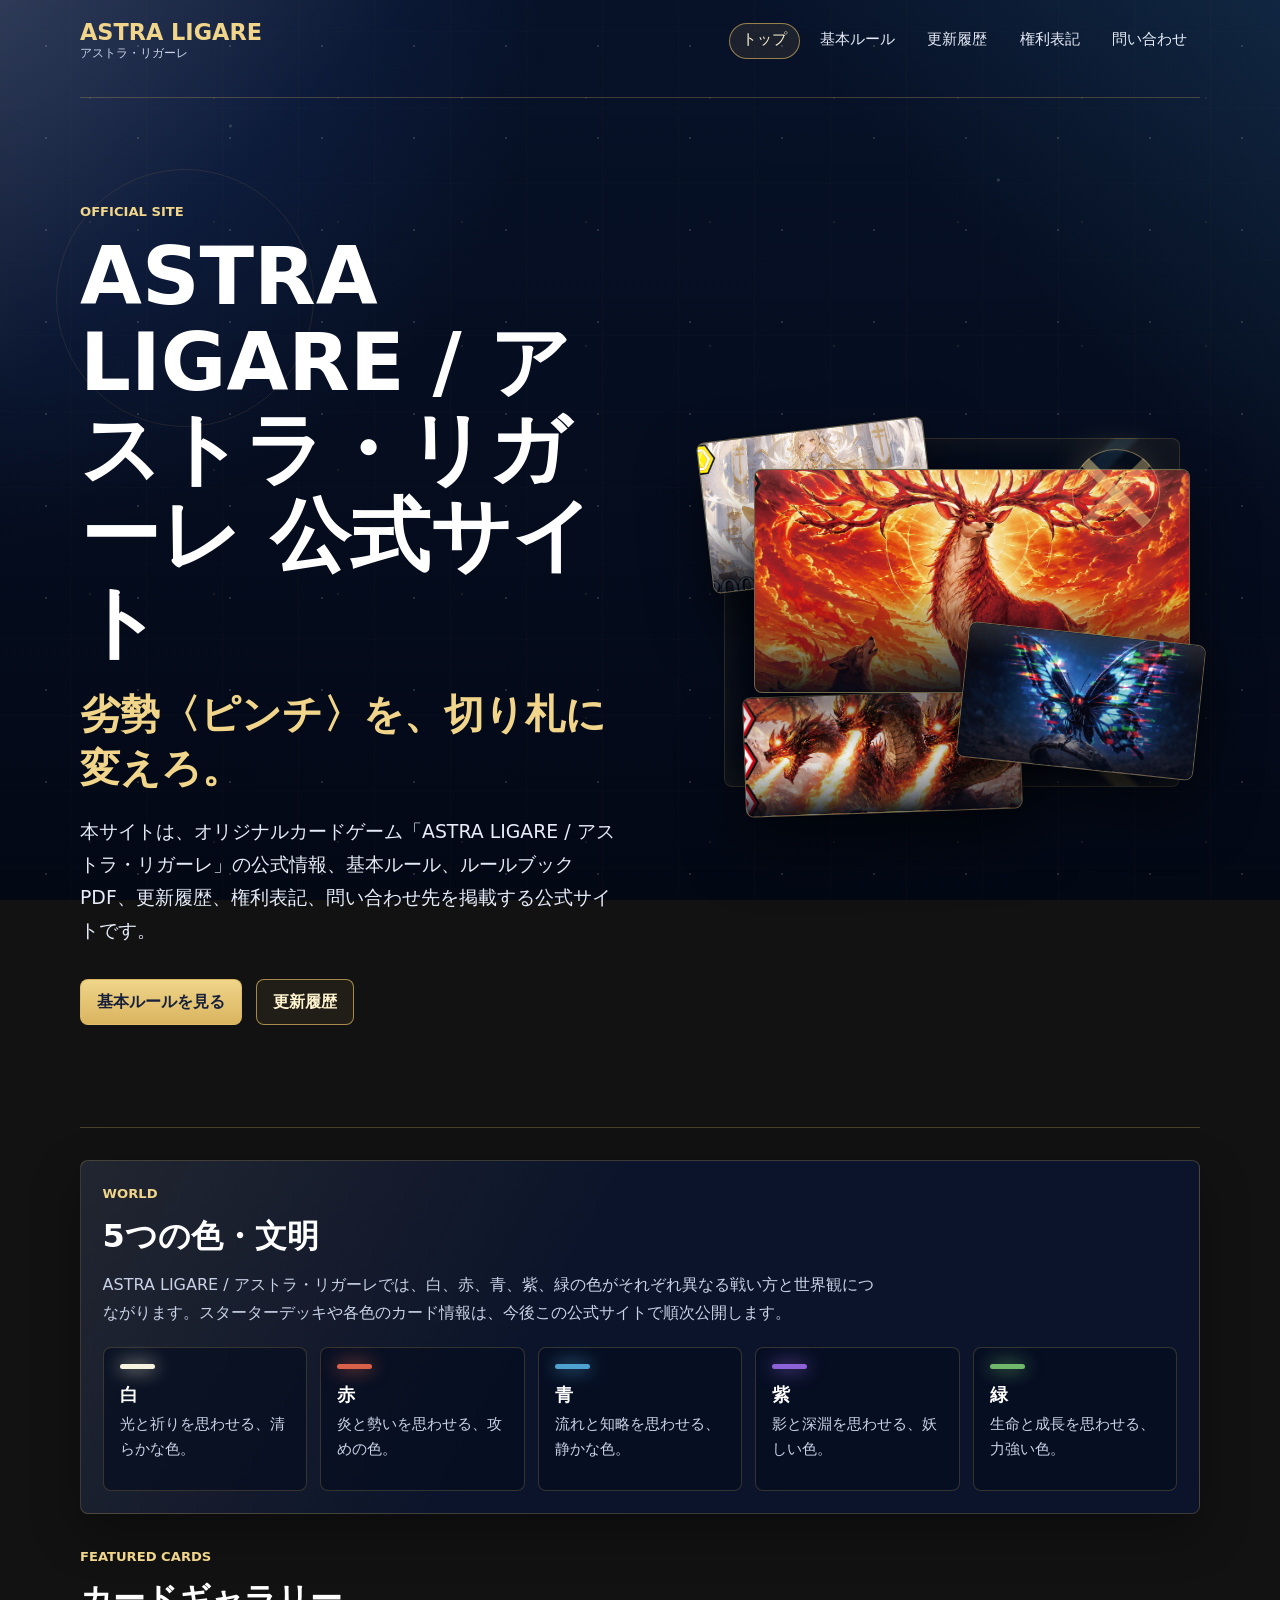
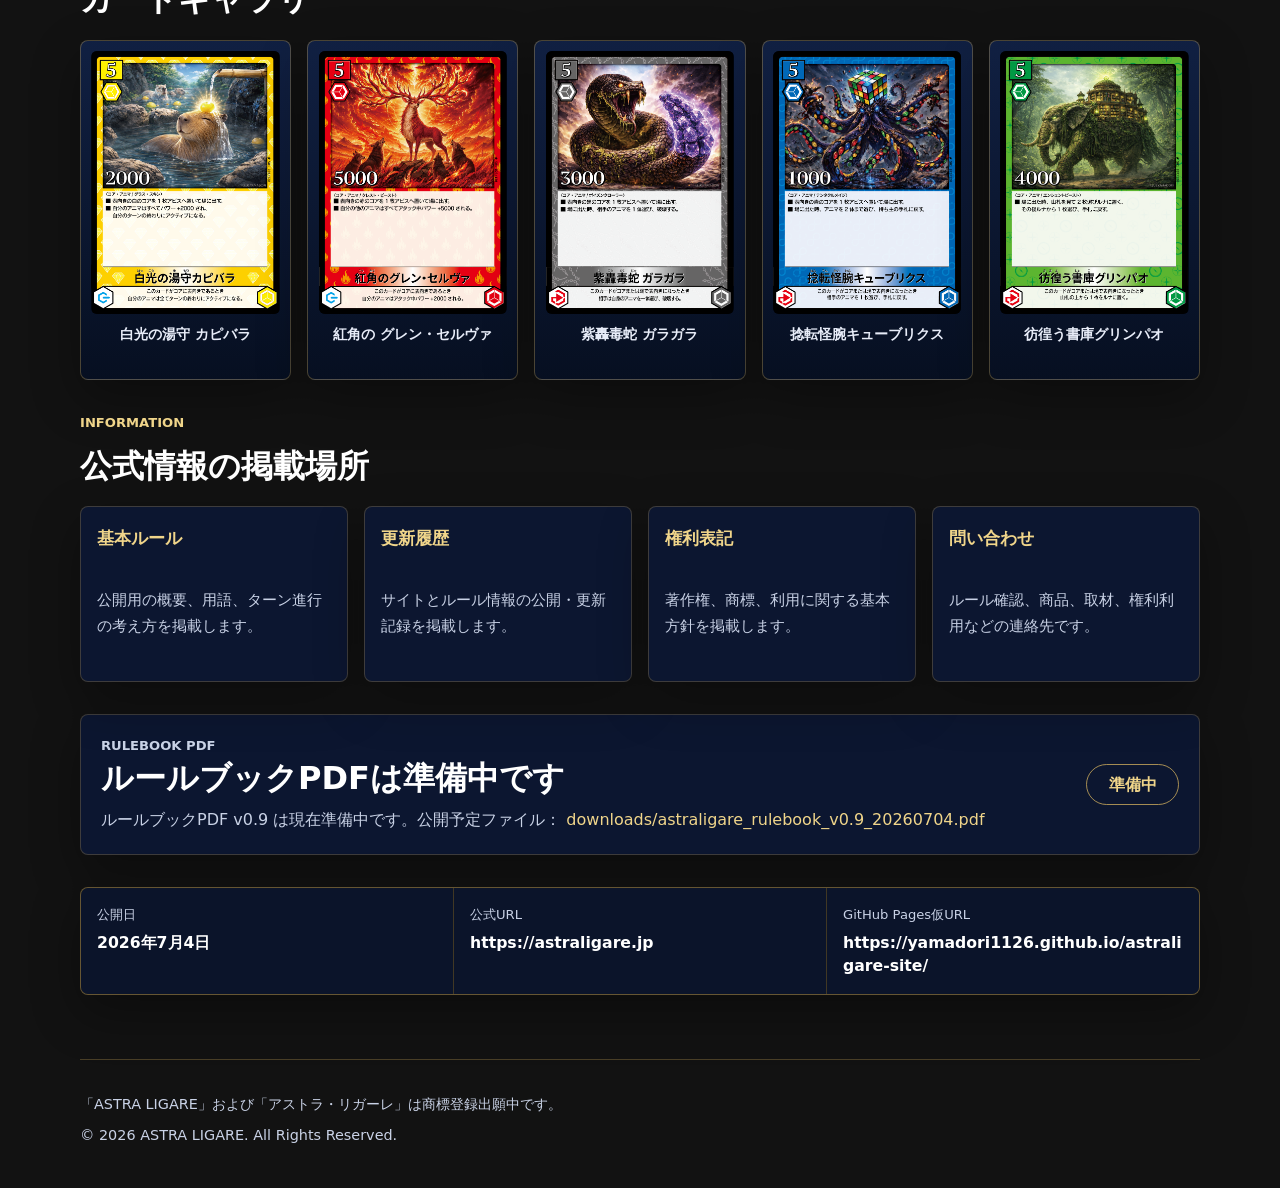
<file: index.html>
<!doctype html>
<html lang="ja">
<head>
  <meta charset="utf-8">
  <meta name="viewport" content="width=device-width, initial-scale=1">
  <title>ASTRA LIGARE / アストラ・リガーレ 公式サイト</title>
  <meta name="description" content="オリジナルカードゲーム ASTRA LIGARE / アストラ・リガーレの公式情報、基本ルール、更新履歴、権利表記、問い合わせ先を掲載する公式サイトです。">
  <link rel="canonical" href="https://astraligare.jp/">
  <link rel="stylesheet" href="assets/style.css">
</head>
<body>
  <header class="site-header">
    <a class="text-logo" href="index.html" aria-label="ASTRA LIGARE 公式サイト トップへ">
      <span class="logo-main">ASTRA LIGARE</span>
      <span class="logo-sub">アストラ・リガーレ</span>
    </a>
    <nav class="site-nav" aria-label="主要ナビゲーション">
      <a href="index.html" aria-current="page">トップ</a>
      <a href="rules.html">基本ルール</a>
      <a href="updates.html">更新履歴</a>
      <a href="rights.html">権利表記</a>
      <a href="contact.html">問い合わせ</a>
    </nav>
  </header>

  <main>
    <section class="hero">
      <div class="hero-copy">
        <p class="eyebrow">Official Site</p>
        <h1>ASTRA LIGARE / アストラ・リガーレ 公式サイト</h1>
        <p class="catch">劣勢〈ピンチ〉を、切り札に変えろ。</p>
        <p class="lead">
          本サイトは、オリジナルカードゲーム「ASTRA LIGARE / アストラ・リガーレ」の公式情報、基本ルール、ルールブックPDF、更新履歴、権利表記、問い合わせ先を掲載する公式サイトです。
        </p>
        <div class="hero-actions" aria-label="主要ページへのリンク">
          <a class="button primary" href="rules.html">基本ルールを見る</a>
          <a class="button" href="updates.html">更新履歴</a>
        </div>
      </div>
      <div class="hero-visual" aria-label="ASTRA LIGARE のカードビジュアル">
        <div class="hero-art-collage">
          <figure class="hero-art-tile art-main">
            <img src="assets/cards/002_glencerva.png" width="1494" height="2081" alt="紅角の グレン・セルヴァのカードイラスト">
          </figure>
          <figure class="hero-art-tile art-left">
            <img src="assets/cards/006_filia.png" width="1494" height="2080" alt="天祈の白姫 フィリアのカードイラスト">
          </figure>
          <figure class="hero-art-tile art-right">
            <img src="assets/cards/016_glitch_morphon.png" width="1490" height="2080" alt="錯像の幻蝶 グリッチ・モルフォンのカードイラスト">
          </figure>
          <figure class="hero-art-tile art-bottom">
            <img src="assets/cards/015_grantrival.png" width="1494" height="2080" alt="焔滅竜グラントリヴァルのカードイラスト">
          </figure>
          <span class="hero-sigil" aria-hidden="true"></span>
        </div>
      </div>
    </section>

    <section class="civilization-band" aria-labelledby="civilizations-title">
      <div class="section-heading">
        <p class="eyebrow">World</p>
        <h2 id="civilizations-title">5つの色・文明</h2>
      </div>
      <p class="section-lead">
        ASTRA LIGARE / アストラ・リガーレでは、白、赤、青、紫、緑の色がそれぞれ異なる戦い方と世界観につながります。スターターデッキや各色のカード情報は、今後この公式サイトで順次公開します。
      </p>
      <div class="civilization-grid" aria-label="5つの色・文明">
        <article class="civilization-item color-white">
          <span class="color-mark" aria-hidden="true"></span>
          <h3>白</h3>
          <p>光と祈りを思わせる、清らかな色。</p>
        </article>
        <article class="civilization-item color-red">
          <span class="color-mark" aria-hidden="true"></span>
          <h3>赤</h3>
          <p>炎と勢いを思わせる、攻めの色。</p>
        </article>
        <article class="civilization-item color-blue">
          <span class="color-mark" aria-hidden="true"></span>
          <h3>青</h3>
          <p>流れと知略を思わせる、静かな色。</p>
        </article>
        <article class="civilization-item color-purple">
          <span class="color-mark" aria-hidden="true"></span>
          <h3>紫</h3>
          <p>影と深淵を思わせる、妖しい色。</p>
        </article>
        <article class="civilization-item color-green">
          <span class="color-mark" aria-hidden="true"></span>
          <h3>緑</h3>
          <p>生命と成長を思わせる、力強い色。</p>
        </article>
      </div>
    </section>

    <section class="card-gallery" aria-labelledby="featured-cards-title">
      <div class="section-heading">
        <p class="eyebrow">Featured Cards</p>
        <h2 id="featured-cards-title">カードギャラリー</h2>
      </div>
      <div class="gallery-grid">
        <figure class="card-frame">
          <img src="assets/cards/001_capybara.png" alt="白光の湯守 カピバラ" loading="lazy" decoding="async">
          <figcaption>白光の湯守 カピバラ</figcaption>
        </figure>
        <figure class="card-frame">
          <img src="assets/cards/002_glencerva.png" alt="紅角の グレン・セルヴァ" loading="lazy" decoding="async">
          <figcaption>紅角の グレン・セルヴァ</figcaption>
        </figure>
        <figure class="card-frame">
          <img src="assets/cards/003_garagara.png" alt="紫轟毒蛇 ガラガラ" loading="lazy" decoding="async">
          <figcaption>紫轟毒蛇 ガラガラ</figcaption>
        </figure>
        <figure class="card-frame">
          <img src="assets/cards/004_cubelix.png" alt="捻転怪腕キューブリクス" loading="lazy" decoding="async">
          <figcaption>捻転怪腕キューブリクス</figcaption>
        </figure>
        <figure class="card-frame">
          <img src="assets/cards/005_greenpao.png" alt="彷徨う書庫グリンパオ" loading="lazy" decoding="async">
          <figcaption>彷徨う書庫グリンパオ</figcaption>
        </figure>
      </div>
    </section>

    <section class="content-band">
      <div class="section-heading">
        <p class="eyebrow">Information</p>
        <h2>公式情報の掲載場所</h2>
      </div>
      <div class="link-grid">
        <a class="panel-link" href="rules.html">
          <span class="panel-title">基本ルール</span>
          <span class="panel-text">公開用の概要、用語、ターン進行の考え方を掲載します。</span>
        </a>
        <a class="panel-link" href="updates.html">
          <span class="panel-title">更新履歴</span>
          <span class="panel-text">サイトとルール情報の公開・更新記録を掲載します。</span>
        </a>
        <a class="panel-link" href="rights.html">
          <span class="panel-title">権利表記</span>
          <span class="panel-text">著作権、商標、利用に関する基本方針を掲載します。</span>
        </a>
        <a class="panel-link" href="contact.html">
          <span class="panel-title">問い合わせ</span>
          <span class="panel-text">ルール確認、商品、取材、権利利用などの連絡先です。</span>
        </a>
      </div>
    </section>

    <section class="notice">
      <div>
        <p class="eyebrow">Rulebook PDF</p>
        <h2>ルールブックPDFは準備中です</h2>
        <p>
          ルールブックPDF v0.9 は現在準備中です。公開予定ファイル：
          <a href="downloads/astraligare_rulebook_v0.9_20260704.pdf">downloads/astraligare_rulebook_v0.9_20260704.pdf</a>
        </p>
      </div>
      <span class="status-badge">準備中</span>
    </section>

    <section class="meta-strip" aria-label="公開情報">
      <div>
        <span class="meta-label">公開日</span>
        <strong>2026年7月4日</strong>
      </div>
      <div>
        <span class="meta-label">公式URL</span>
        <strong>https://astraligare.jp</strong>
      </div>
      <div>
        <span class="meta-label">GitHub Pages仮URL</span>
        <strong>https://yamadori1126.github.io/astraligare-site/</strong>
      </div>
    </section>
  </main>

  <footer class="site-footer">
    <p>「ASTRA LIGARE」および「アストラ・リガーレ」は商標登録出願中です。</p>
    <p>&copy; 2026 ASTRA LIGARE. All Rights Reserved.</p>
  </footer>
</body>
</html>
</file>
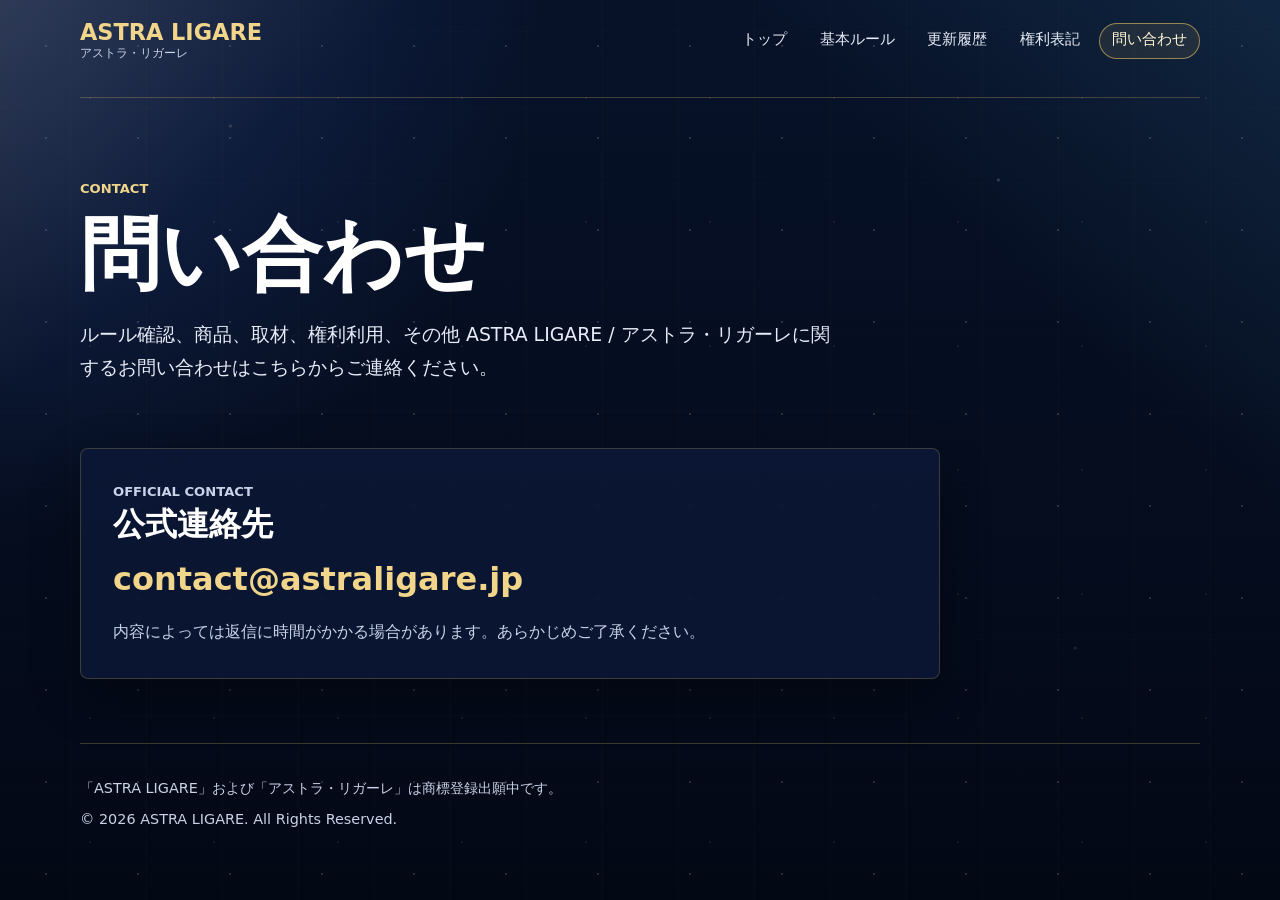
<file: contact.html>
<!doctype html>
<html lang="ja">
<head>
  <meta charset="utf-8">
  <meta name="viewport" content="width=device-width, initial-scale=1">
  <title>問い合わせ | ASTRA LIGARE / アストラ・リガーレ</title>
  <meta name="description" content="ASTRA LIGARE / アストラ・リガーレの問い合わせ先です。">
  <link rel="canonical" href="https://astraligare.jp/contact.html">
  <link rel="stylesheet" href="assets/style.css">
</head>
<body>
  <header class="site-header">
    <a class="text-logo" href="index.html" aria-label="ASTRA LIGARE 公式サイト トップへ">
      <span class="logo-main">ASTRA LIGARE</span>
      <span class="logo-sub">アストラ・リガーレ</span>
    </a>
    <nav class="site-nav" aria-label="主要ナビゲーション">
      <a href="index.html">トップ</a>
      <a href="rules.html">基本ルール</a>
      <a href="updates.html">更新履歴</a>
      <a href="rights.html">権利表記</a>
      <a href="contact.html" aria-current="page">問い合わせ</a>
    </nav>
  </header>

  <main>
    <section class="page-title">
      <p class="eyebrow">Contact</p>
      <h1>問い合わせ</h1>
      <p class="lead">
        ルール確認、商品、取材、権利利用、その他 ASTRA LIGARE / アストラ・リガーレに関するお問い合わせはこちらからご連絡ください。
      </p>
    </section>

    <section class="contact-card">
      <p class="eyebrow">Official Contact</p>
      <h2>公式連絡先</h2>
      <p class="contact-mail">
        <a href="mailto:contact@astraligare.jp">contact@astraligare.jp</a>
      </p>
      <p>
        内容によっては返信に時間がかかる場合があります。あらかじめご了承ください。
      </p>
    </section>
  </main>

  <footer class="site-footer">
    <p>「ASTRA LIGARE」および「アストラ・リガーレ」は商標登録出願中です。</p>
    <p>&copy; 2026 ASTRA LIGARE. All Rights Reserved.</p>
  </footer>
</body>
</html>
</file>
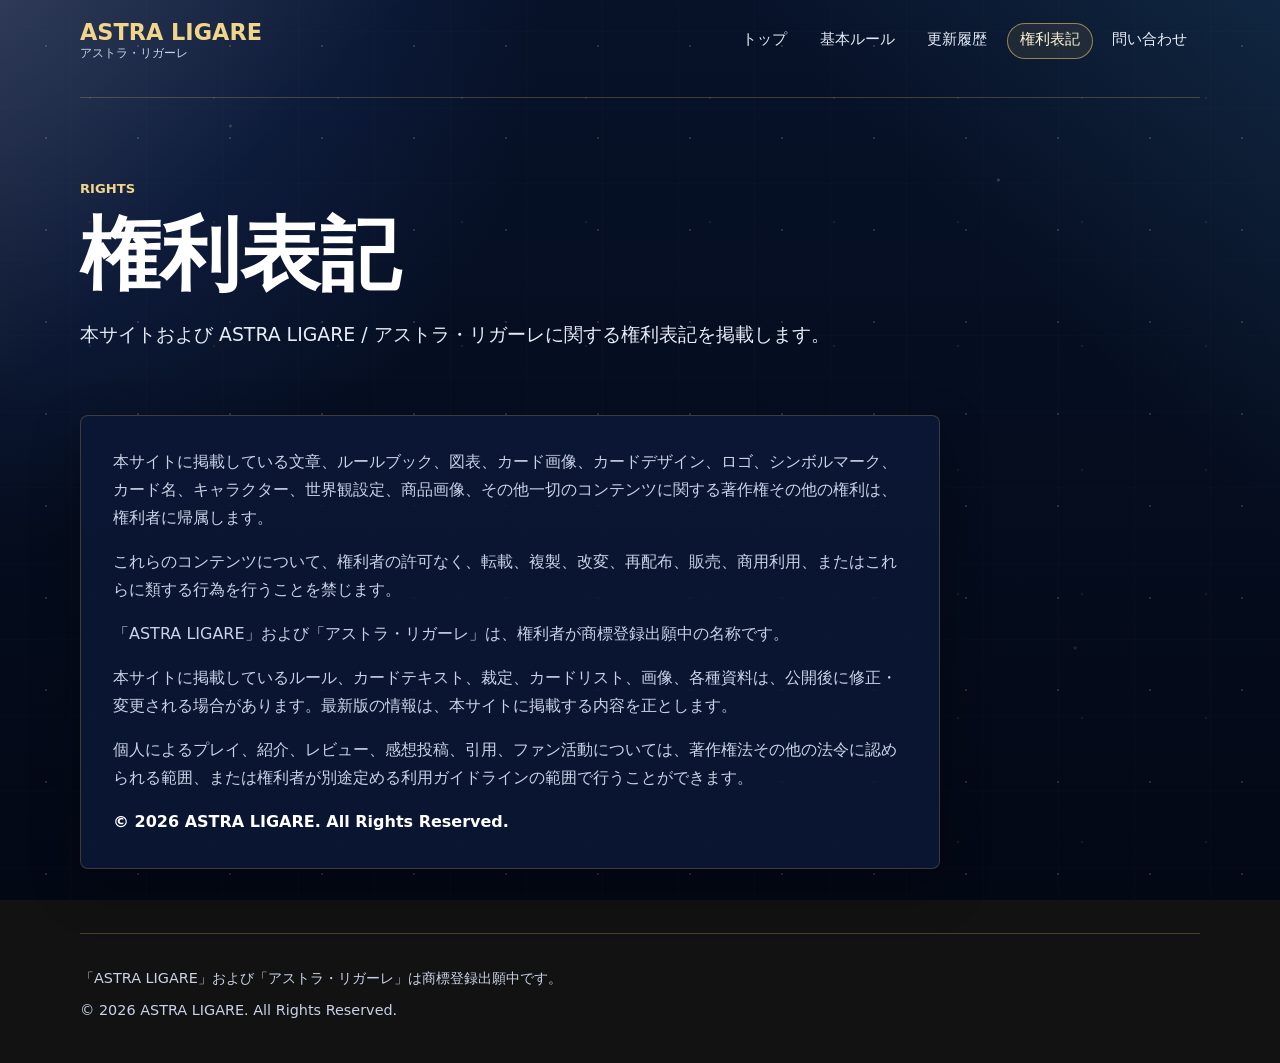
<file: rights.html>
<!doctype html>
<html lang="ja">
<head>
  <meta charset="utf-8">
  <meta name="viewport" content="width=device-width, initial-scale=1">
  <title>権利表記 | ASTRA LIGARE / アストラ・リガーレ</title>
  <meta name="description" content="ASTRA LIGARE / アストラ・リガーレの著作権、商標、利用に関する表記です。">
  <link rel="canonical" href="https://astraligare.jp/rights.html">
  <link rel="stylesheet" href="assets/style.css">
</head>
<body>
  <header class="site-header">
    <a class="text-logo" href="index.html" aria-label="ASTRA LIGARE 公式サイト トップへ">
      <span class="logo-main">ASTRA LIGARE</span>
      <span class="logo-sub">アストラ・リガーレ</span>
    </a>
    <nav class="site-nav" aria-label="主要ナビゲーション">
      <a href="index.html">トップ</a>
      <a href="rules.html">基本ルール</a>
      <a href="updates.html">更新履歴</a>
      <a href="rights.html" aria-current="page">権利表記</a>
      <a href="contact.html">問い合わせ</a>
    </nav>
  </header>

  <main>
    <section class="page-title">
      <p class="eyebrow">Rights</p>
      <h1>権利表記</h1>
      <p class="lead">本サイトおよび ASTRA LIGARE / アストラ・リガーレに関する権利表記を掲載します。</p>
    </section>

    <section class="legal-text">
      <p>
        本サイトに掲載している文章、ルールブック、図表、カード画像、カードデザイン、ロゴ、シンボルマーク、カード名、キャラクター、世界観設定、商品画像、その他一切のコンテンツに関する著作権その他の権利は、権利者に帰属します。
      </p>
      <p>
        これらのコンテンツについて、権利者の許可なく、転載、複製、改変、再配布、販売、商用利用、またはこれらに類する行為を行うことを禁じます。
      </p>
      <p>
        「ASTRA LIGARE」および「アストラ・リガーレ」は、権利者が商標登録出願中の名称です。
      </p>
      <p>
        本サイトに掲載しているルール、カードテキスト、裁定、カードリスト、画像、各種資料は、公開後に修正・変更される場合があります。最新版の情報は、本サイトに掲載する内容を正とします。
      </p>
      <p>
        個人によるプレイ、紹介、レビュー、感想投稿、引用、ファン活動については、著作権法その他の法令に認められる範囲、または権利者が別途定める利用ガイドラインの範囲で行うことができます。
      </p>
      <p class="copyright">
        &copy; 2026 ASTRA LIGARE. All Rights Reserved.
      </p>
    </section>
  </main>

  <footer class="site-footer">
    <p>「ASTRA LIGARE」および「アストラ・リガーレ」は商標登録出願中です。</p>
    <p>&copy; 2026 ASTRA LIGARE. All Rights Reserved.</p>
  </footer>
</body>
</html>
</file>
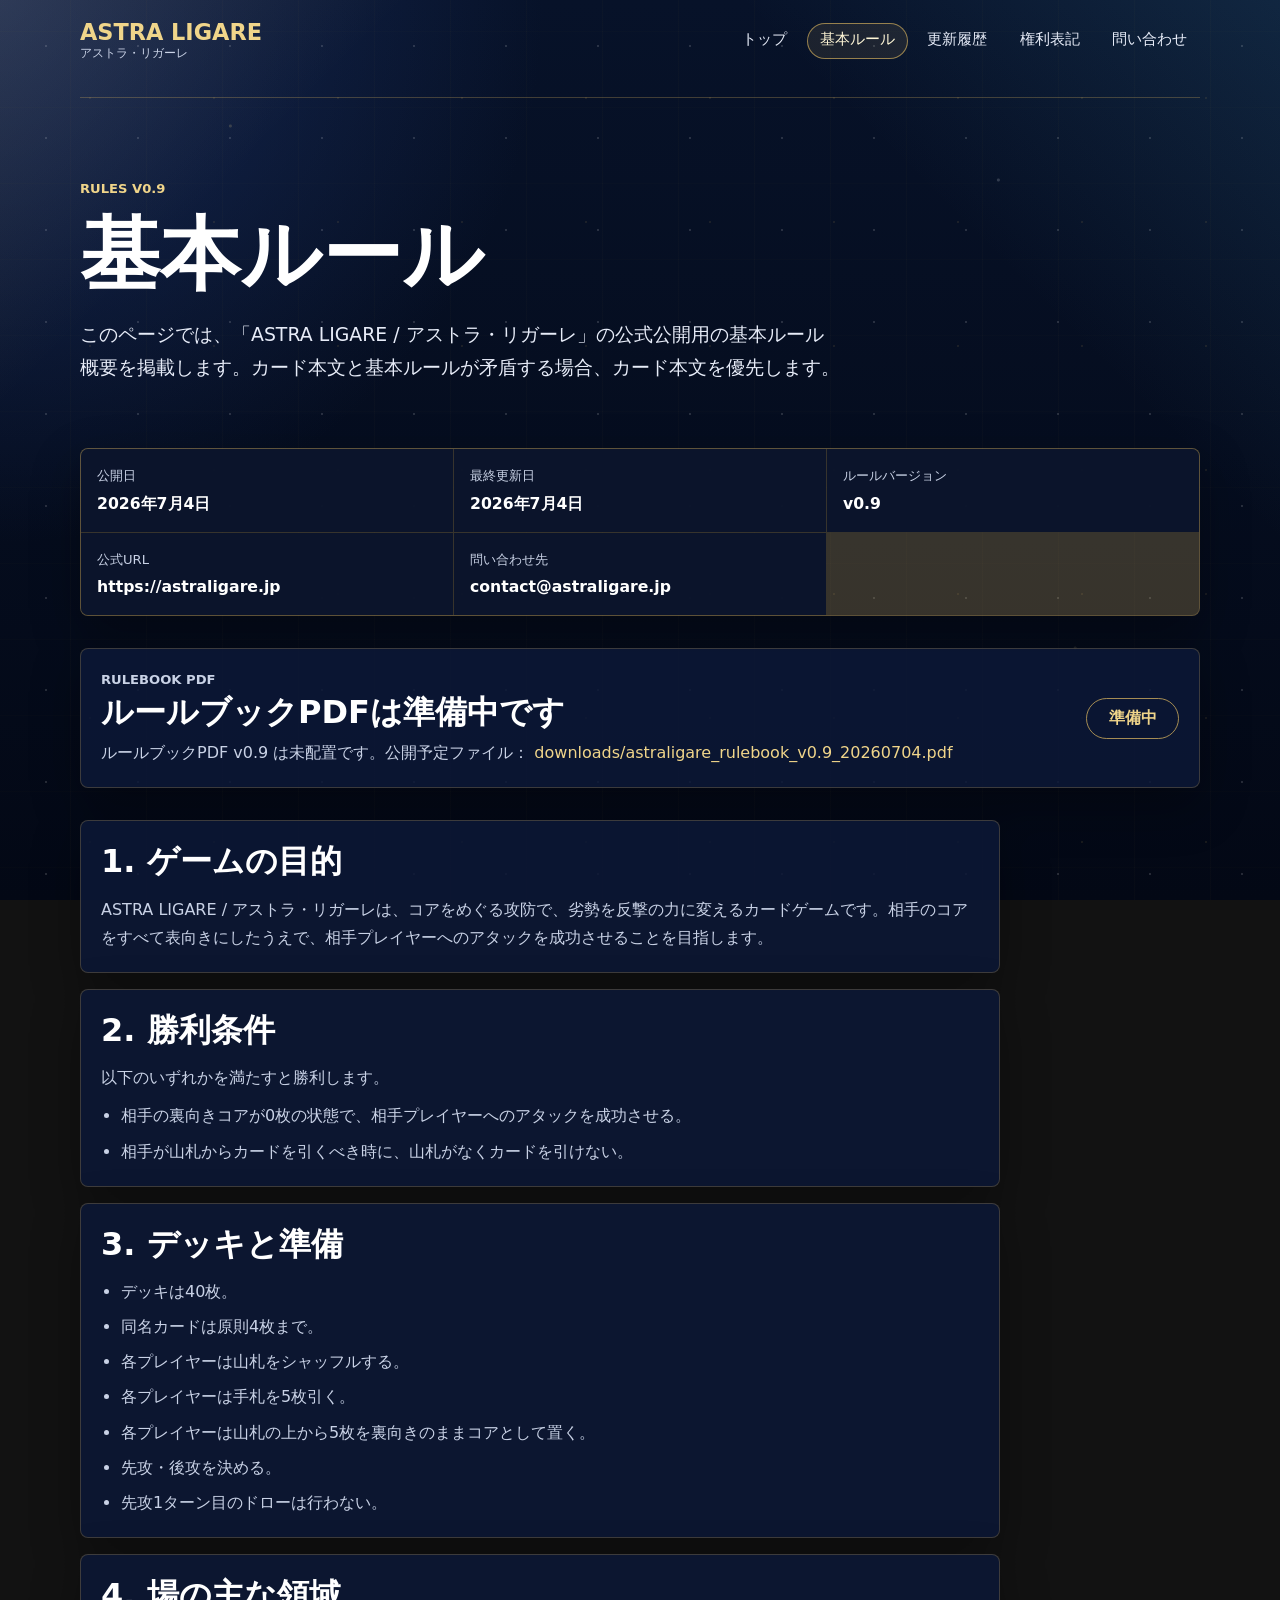
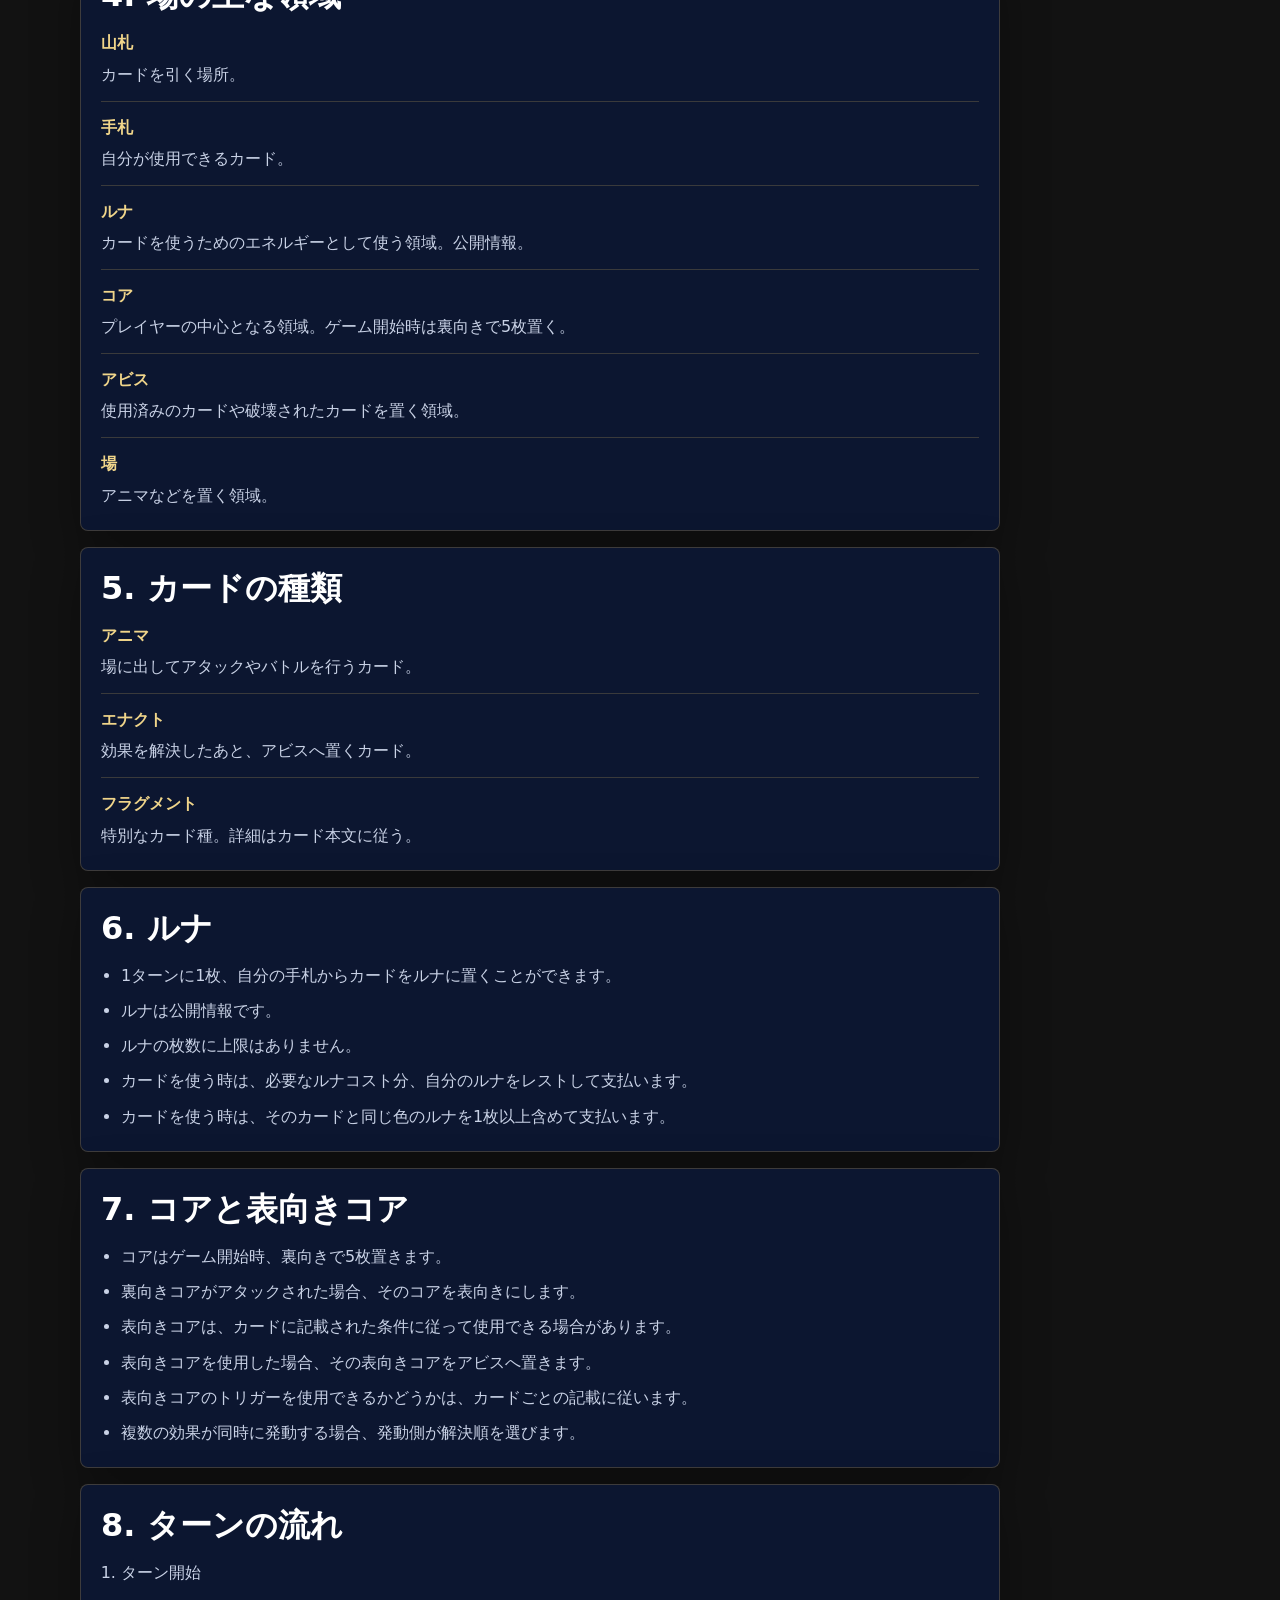
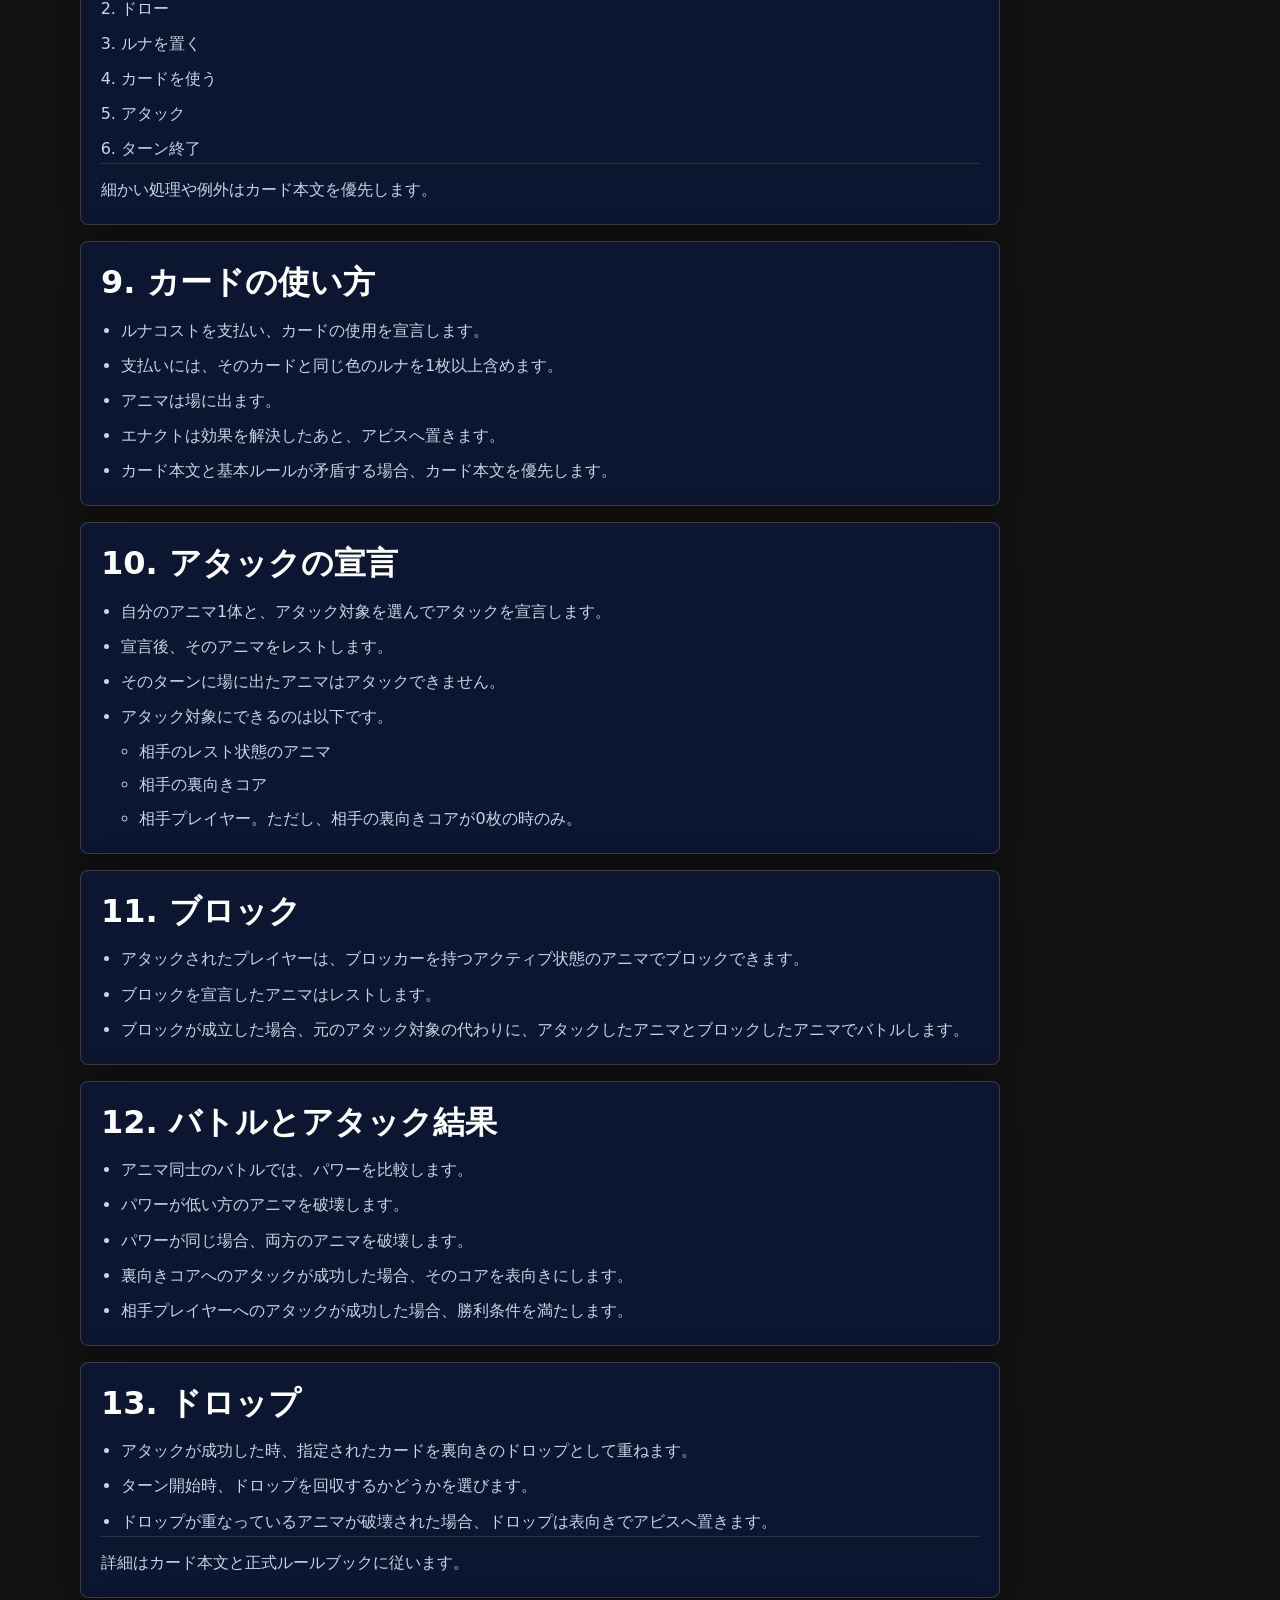
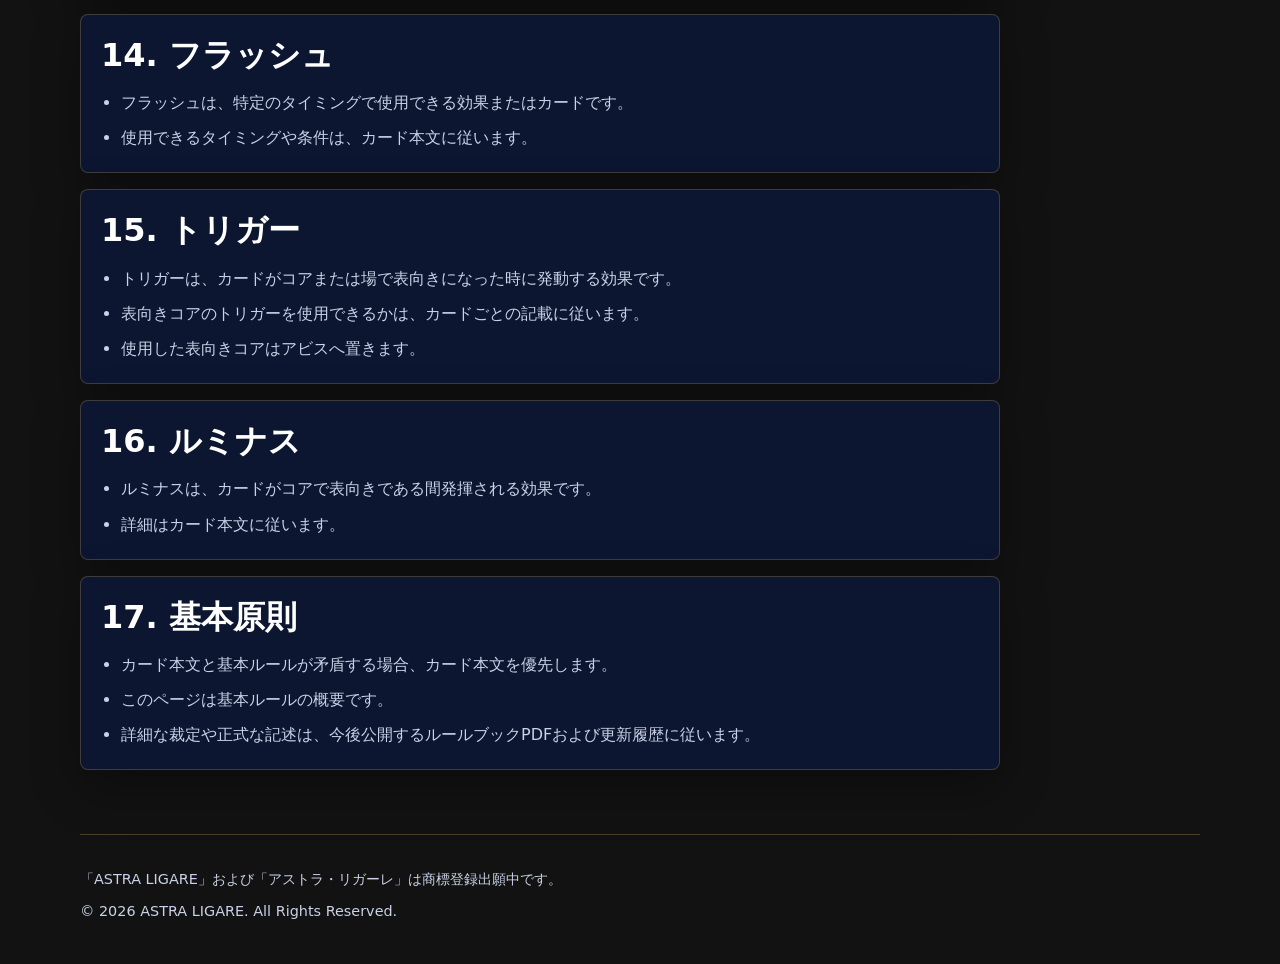
<file: rules.html>
<!doctype html>
<html lang="ja">
<head>
  <meta charset="utf-8">
  <meta name="viewport" content="width=device-width, initial-scale=1">
  <title>基本ルール | ASTRA LIGARE / アストラ・リガーレ</title>
  <meta name="description" content="ASTRA LIGARE / アストラ・リガーレの公式基本ルール v0.9、公開日、勝利条件、主要用語を掲載します。">
  <link rel="canonical" href="https://astraligare.jp/rules.html">
  <link rel="stylesheet" href="assets/style.css">
</head>
<body>
  <header class="site-header">
    <a class="text-logo" href="index.html" aria-label="ASTRA LIGARE 公式サイト トップへ">
      <span class="logo-main">ASTRA LIGARE</span>
      <span class="logo-sub">アストラ・リガーレ</span>
    </a>
    <nav class="site-nav" aria-label="主要ナビゲーション">
      <a href="index.html">トップ</a>
      <a href="rules.html" aria-current="page">基本ルール</a>
      <a href="updates.html">更新履歴</a>
      <a href="rights.html">権利表記</a>
      <a href="contact.html">問い合わせ</a>
    </nav>
  </header>

  <main>
    <section class="page-title">
      <p class="eyebrow">Rules v0.9</p>
      <h1>基本ルール</h1>
      <p class="lead">
        このページでは、「ASTRA LIGARE / アストラ・リガーレ」の公式公開用の基本ルール概要を掲載します。カード本文と基本ルールが矛盾する場合、カード本文を優先します。
      </p>
    </section>

    <section class="meta-strip" aria-label="ルール公開情報">
      <div>
        <span class="meta-label">公開日</span>
        <strong>2026年7月4日</strong>
      </div>
      <div>
        <span class="meta-label">最終更新日</span>
        <strong>2026年7月4日</strong>
      </div>
      <div>
        <span class="meta-label">ルールバージョン</span>
        <strong>v0.9</strong>
      </div>
      <div>
        <span class="meta-label">公式URL</span>
        <strong>https://astraligare.jp</strong>
      </div>
      <div>
        <span class="meta-label">問い合わせ先</span>
        <strong>contact@astraligare.jp</strong>
      </div>
    </section>

    <section class="notice">
      <div>
        <p class="eyebrow">Rulebook PDF</p>
        <h2>ルールブックPDFは準備中です</h2>
        <p>
          ルールブックPDF v0.9 は未配置です。公開予定ファイル：
          <a href="downloads/astraligare_rulebook_v0.9_20260704.pdf">downloads/astraligare_rulebook_v0.9_20260704.pdf</a>
        </p>
      </div>
      <span class="status-badge">準備中</span>
    </section>

    <section class="rules-layout" aria-label="基本ルール本文">
      <article class="rule-section">
        <h2>1. ゲームの目的</h2>
        <p>
          ASTRA LIGARE / アストラ・リガーレは、コアをめぐる攻防で、劣勢を反撃の力に変えるカードゲームです。相手のコアをすべて表向きにしたうえで、相手プレイヤーへのアタックを成功させることを目指します。
        </p>
      </article>

      <article class="rule-section">
        <h2>2. 勝利条件</h2>
        <p>以下のいずれかを満たすと勝利します。</p>
        <ul class="rule-list">
          <li>相手の裏向きコアが0枚の状態で、相手プレイヤーへのアタックを成功させる。</li>
          <li>相手が山札からカードを引くべき時に、山札がなくカードを引けない。</li>
        </ul>
      </article>

      <article class="rule-section">
        <h2>3. デッキと準備</h2>
        <ul class="rule-list">
          <li>デッキは40枚。</li>
          <li>同名カードは原則4枚まで。</li>
          <li>各プレイヤーは山札をシャッフルする。</li>
          <li>各プレイヤーは手札を5枚引く。</li>
          <li>各プレイヤーは山札の上から5枚を裏向きのままコアとして置く。</li>
          <li>先攻・後攻を決める。</li>
          <li>先攻1ターン目のドローは行わない。</li>
        </ul>
      </article>

      <article class="rule-section">
        <h2>4. 場の主な領域</h2>
        <dl class="term-list">
          <div>
            <dt>山札</dt>
            <dd>カードを引く場所。</dd>
          </div>
          <div>
            <dt>手札</dt>
            <dd>自分が使用できるカード。</dd>
          </div>
          <div>
            <dt>ルナ</dt>
            <dd>カードを使うためのエネルギーとして使う領域。公開情報。</dd>
          </div>
          <div>
            <dt>コア</dt>
            <dd>プレイヤーの中心となる領域。ゲーム開始時は裏向きで5枚置く。</dd>
          </div>
          <div>
            <dt>アビス</dt>
            <dd>使用済みのカードや破壊されたカードを置く領域。</dd>
          </div>
          <div>
            <dt>場</dt>
            <dd>アニマなどを置く領域。</dd>
          </div>
        </dl>
      </article>

      <article class="rule-section">
        <h2>5. カードの種類</h2>
        <dl class="term-list">
          <div>
            <dt>アニマ</dt>
            <dd>場に出してアタックやバトルを行うカード。</dd>
          </div>
          <div>
            <dt>エナクト</dt>
            <dd>効果を解決したあと、アビスへ置くカード。</dd>
          </div>
          <div>
            <dt>フラグメント</dt>
            <dd>特別なカード種。詳細はカード本文に従う。</dd>
          </div>
        </dl>
      </article>

      <article class="rule-section">
        <h2>6. ルナ</h2>
        <ul class="rule-list">
          <li>1ターンに1枚、自分の手札からカードをルナに置くことができます。</li>
          <li>ルナは公開情報です。</li>
          <li>ルナの枚数に上限はありません。</li>
          <li>カードを使う時は、必要なルナコスト分、自分のルナをレストして支払います。</li>
          <li>カードを使う時は、そのカードと同じ色のルナを1枚以上含めて支払います。</li>
        </ul>
      </article>

      <article class="rule-section">
        <h2>7. コアと表向きコア</h2>
        <ul class="rule-list">
          <li>コアはゲーム開始時、裏向きで5枚置きます。</li>
          <li>裏向きコアがアタックされた場合、そのコアを表向きにします。</li>
          <li>表向きコアは、カードに記載された条件に従って使用できる場合があります。</li>
          <li>表向きコアを使用した場合、その表向きコアをアビスへ置きます。</li>
          <li>表向きコアのトリガーを使用できるかどうかは、カードごとの記載に従います。</li>
          <li>複数の効果が同時に発動する場合、発動側が解決順を選びます。</li>
        </ul>
      </article>

      <article class="rule-section">
        <h2>8. ターンの流れ</h2>
        <ol class="rule-list">
          <li>ターン開始</li>
          <li>ドロー</li>
          <li>ルナを置く</li>
          <li>カードを使う</li>
          <li>アタック</li>
          <li>ターン終了</li>
        </ol>
        <p class="rule-note">細かい処理や例外はカード本文を優先します。</p>
      </article>

      <article class="rule-section">
        <h2>9. カードの使い方</h2>
        <ul class="rule-list">
          <li>ルナコストを支払い、カードの使用を宣言します。</li>
          <li>支払いには、そのカードと同じ色のルナを1枚以上含めます。</li>
          <li>アニマは場に出ます。</li>
          <li>エナクトは効果を解決したあと、アビスへ置きます。</li>
          <li>カード本文と基本ルールが矛盾する場合、カード本文を優先します。</li>
        </ul>
      </article>

      <article class="rule-section">
        <h2>10. アタックの宣言</h2>
        <ul class="rule-list">
          <li>自分のアニマ1体と、アタック対象を選んでアタックを宣言します。</li>
          <li>宣言後、そのアニマをレストします。</li>
          <li>そのターンに場に出たアニマはアタックできません。</li>
          <li>アタック対象にできるのは以下です。
            <ul>
              <li>相手のレスト状態のアニマ</li>
              <li>相手の裏向きコア</li>
              <li>相手プレイヤー。ただし、相手の裏向きコアが0枚の時のみ。</li>
            </ul>
          </li>
        </ul>
      </article>

      <article class="rule-section">
        <h2>11. ブロック</h2>
        <ul class="rule-list">
          <li>アタックされたプレイヤーは、ブロッカーを持つアクティブ状態のアニマでブロックできます。</li>
          <li>ブロックを宣言したアニマはレストします。</li>
          <li>ブロックが成立した場合、元のアタック対象の代わりに、アタックしたアニマとブロックしたアニマでバトルします。</li>
        </ul>
      </article>

      <article class="rule-section">
        <h2>12. バトルとアタック結果</h2>
        <ul class="rule-list">
          <li>アニマ同士のバトルでは、パワーを比較します。</li>
          <li>パワーが低い方のアニマを破壊します。</li>
          <li>パワーが同じ場合、両方のアニマを破壊します。</li>
          <li>裏向きコアへのアタックが成功した場合、そのコアを表向きにします。</li>
          <li>相手プレイヤーへのアタックが成功した場合、勝利条件を満たします。</li>
        </ul>
      </article>

      <article class="rule-section">
        <h2>13. ドロップ</h2>
        <ul class="rule-list">
          <li>アタックが成功した時、指定されたカードを裏向きのドロップとして重ねます。</li>
          <li>ターン開始時、ドロップを回収するかどうかを選びます。</li>
          <li>ドロップが重なっているアニマが破壊された場合、ドロップは表向きでアビスへ置きます。</li>
        </ul>
        <p class="rule-note">詳細はカード本文と正式ルールブックに従います。</p>
      </article>

      <article class="rule-section">
        <h2>14. フラッシュ</h2>
        <ul class="rule-list">
          <li>フラッシュは、特定のタイミングで使用できる効果またはカードです。</li>
          <li>使用できるタイミングや条件は、カード本文に従います。</li>
        </ul>
      </article>

      <article class="rule-section">
        <h2>15. トリガー</h2>
        <ul class="rule-list">
          <li>トリガーは、カードがコアまたは場で表向きになった時に発動する効果です。</li>
          <li>表向きコアのトリガーを使用できるかは、カードごとの記載に従います。</li>
          <li>使用した表向きコアはアビスへ置きます。</li>
        </ul>
      </article>

      <article class="rule-section">
        <h2>16. ルミナス</h2>
        <ul class="rule-list">
          <li>ルミナスは、カードがコアで表向きである間発揮される効果です。</li>
          <li>詳細はカード本文に従います。</li>
        </ul>
      </article>

      <article class="rule-section">
        <h2>17. 基本原則</h2>
        <ul class="rule-list">
          <li>カード本文と基本ルールが矛盾する場合、カード本文を優先します。</li>
          <li>このページは基本ルールの概要です。</li>
          <li>詳細な裁定や正式な記述は、今後公開するルールブックPDFおよび更新履歴に従います。</li>
        </ul>
      </article>
    </section>
  </main>

  <footer class="site-footer">
    <p>「ASTRA LIGARE」および「アストラ・リガーレ」は商標登録出願中です。</p>
    <p>&copy; 2026 ASTRA LIGARE. All Rights Reserved.</p>
  </footer>
</body>
</html>
</file>
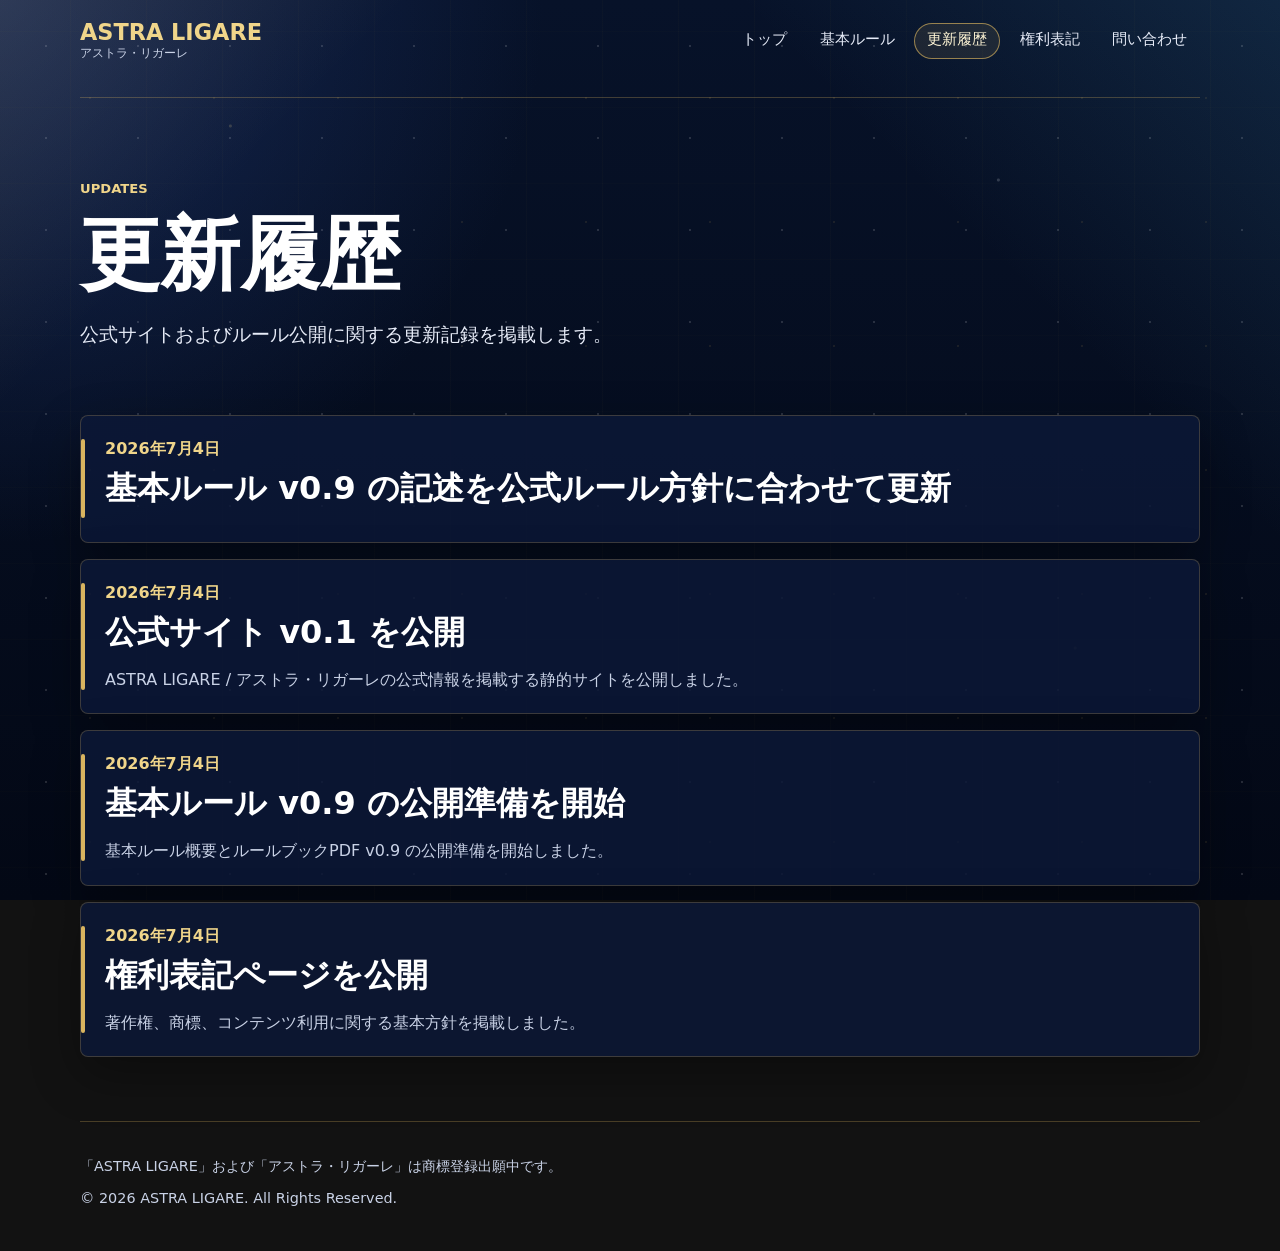
<file: updates.html>
<!doctype html>
<html lang="ja">
<head>
  <meta charset="utf-8">
  <meta name="viewport" content="width=device-width, initial-scale=1">
  <title>更新履歴 | ASTRA LIGARE / アストラ・リガーレ</title>
  <meta name="description" content="ASTRA LIGARE / アストラ・リガーレ公式サイトの更新履歴です。">
  <link rel="canonical" href="https://astraligare.jp/updates.html">
  <link rel="stylesheet" href="assets/style.css">
</head>
<body>
  <header class="site-header">
    <a class="text-logo" href="index.html" aria-label="ASTRA LIGARE 公式サイト トップへ">
      <span class="logo-main">ASTRA LIGARE</span>
      <span class="logo-sub">アストラ・リガーレ</span>
    </a>
    <nav class="site-nav" aria-label="主要ナビゲーション">
      <a href="index.html">トップ</a>
      <a href="rules.html">基本ルール</a>
      <a href="updates.html" aria-current="page">更新履歴</a>
      <a href="rights.html">権利表記</a>
      <a href="contact.html">問い合わせ</a>
    </nav>
  </header>

  <main>
    <section class="page-title">
      <p class="eyebrow">Updates</p>
      <h1>更新履歴</h1>
      <p class="lead">公式サイトおよびルール公開に関する更新記録を掲載します。</p>
    </section>

    <section class="timeline" aria-label="更新履歴一覧">
      <article class="timeline-item">
        <time datetime="2026-07-04">2026年7月4日</time>
        <h2>基本ルール v0.9 の記述を公式ルール方針に合わせて更新</h2>
      </article>
      <article class="timeline-item">
        <time datetime="2026-07-04">2026年7月4日</time>
        <h2>公式サイト v0.1 を公開</h2>
        <p>ASTRA LIGARE / アストラ・リガーレの公式情報を掲載する静的サイトを公開しました。</p>
      </article>
      <article class="timeline-item">
        <time datetime="2026-07-04">2026年7月4日</time>
        <h2>基本ルール v0.9 の公開準備を開始</h2>
        <p>基本ルール概要とルールブックPDF v0.9 の公開準備を開始しました。</p>
      </article>
      <article class="timeline-item">
        <time datetime="2026-07-04">2026年7月4日</time>
        <h2>権利表記ページを公開</h2>
        <p>著作権、商標、コンテンツ利用に関する基本方針を掲載しました。</p>
      </article>
    </section>
  </main>

  <footer class="site-footer">
    <p>「ASTRA LIGARE」および「アストラ・リガーレ」は商標登録出願中です。</p>
    <p>&copy; 2026 ASTRA LIGARE. All Rights Reserved.</p>
  </footer>
</body>
</html>
</file>
<file: assets/style.css>
:root {
  --navy: #071229;
  --navy-deep: #030815;
  --navy-soft: #101d3b;
  --navy-line: #27395f;
  --gold: #d9b45f;
  --gold-bright: #f0d58a;
  --white-civ: #f6f3df;
  --red-civ: #d9614a;
  --blue-civ: #4da2cf;
  --purple-civ: #8d62d8;
  --green-civ: #70b96b;
  --text: #f5f7fb;
  --muted: #c9d2e6;
  --soft: #e7ecf8;
  --panel: rgba(12, 25, 55, 0.84);
  --panel-strong: rgba(17, 34, 72, 0.94);
  --shadow: rgba(0, 0, 0, 0.32);
}

* {
  box-sizing: border-box;
}

html {
  color-scheme: dark;
}

body {
  min-height: 100vh;
  margin: 0;
  color: var(--text);
  font-family: system-ui, -apple-system, BlinkMacSystemFont, "Segoe UI", sans-serif;
  line-height: 1.75;
  background:
    radial-gradient(circle at 18% 14%, rgba(240, 213, 138, 0.18) 0 1px, transparent 2px),
    radial-gradient(circle at 78% 20%, rgba(245, 247, 251, 0.18) 0 1px, transparent 2px),
    radial-gradient(circle at 84% 72%, rgba(240, 213, 138, 0.12) 0 1px, transparent 2px),
    linear-gradient(135deg, rgba(217, 180, 95, 0.12), transparent 18rem),
    linear-gradient(225deg, rgba(77, 162, 207, 0.14), transparent 24rem),
    radial-gradient(circle at top left, rgba(32, 56, 113, 0.62), transparent 34rem),
    linear-gradient(180deg, var(--navy) 0%, var(--navy-deep) 100%);
  background-attachment: fixed;
}

body::before {
  position: fixed;
  inset: 0;
  z-index: -1;
  pointer-events: none;
  content: "";
  background-image:
    radial-gradient(circle, rgba(255, 255, 255, 0.3) 0 1px, transparent 1.5px),
    radial-gradient(circle, rgba(217, 180, 95, 0.22) 0 1px, transparent 1.5px),
    linear-gradient(90deg, rgba(217, 180, 95, 0.06) 1px, transparent 1px),
    linear-gradient(0deg, rgba(217, 180, 95, 0.04) 1px, transparent 1px);
  background-position: 0 0, 28px 36px, center, center;
  background-size: 92px 92px, 124px 124px, 76px 76px, 76px 76px;
  opacity: 0.48;
}

a {
  color: var(--gold-bright);
  text-decoration: none;
}

a:hover,
a:focus-visible {
  color: #fff2bd;
  text-decoration: underline;
}

a:focus-visible,
button:focus-visible {
  outline: 3px solid var(--gold-bright);
  outline-offset: 4px;
}

.site-header {
  display: flex;
  align-items: center;
  justify-content: space-between;
  gap: 1.5rem;
  width: min(1120px, calc(100% - 32px));
  margin: 0 auto;
  padding: 1.25rem 0;
}

.text-logo {
  display: inline-grid;
  gap: 0.1rem;
  color: var(--text);
  text-decoration: none;
}

.text-logo:hover,
.text-logo:focus-visible {
  text-decoration: none;
}

.logo-main {
  color: var(--gold-bright);
  font-size: clamp(1.15rem, 2vw, 1.4rem);
  font-weight: 800;
  line-height: 1.1;
  letter-spacing: 0;
}

.logo-sub {
  color: var(--muted);
  font-size: 0.78rem;
  line-height: 1.2;
}

.site-nav {
  display: flex;
  flex-wrap: wrap;
  justify-content: flex-end;
  gap: 0.4rem;
}

.site-nav a {
  min-height: 2.25rem;
  padding: 0.35rem 0.75rem;
  border: 1px solid transparent;
  border-radius: 999px;
  color: var(--soft);
  font-size: 0.92rem;
  line-height: 1.4;
}

.site-nav a:hover,
.site-nav a:focus-visible,
.site-nav a[aria-current="page"] {
  border-color: rgba(217, 180, 95, 0.65);
  background: rgba(217, 180, 95, 0.1);
  color: #fff6d6;
  text-decoration: none;
}

main {
  width: min(1120px, calc(100% - 32px));
  margin: 0 auto;
  padding: 1rem 0 4rem;
}

.hero {
  min-height: 62vh;
  display: grid;
  grid-template-columns: minmax(0, 1.05fr) minmax(280px, 0.95fr);
  align-items: center;
  gap: clamp(2rem, 6vw, 5rem);
  padding: clamp(3rem, 8vw, 6.5rem) 0;
  border-top: 1px solid rgba(217, 180, 95, 0.28);
  border-bottom: 1px solid rgba(217, 180, 95, 0.28);
}

.hero-copy {
  position: relative;
  z-index: 2;
}

.hero-copy::before {
  position: absolute;
  top: -2rem;
  left: -1.5rem;
  z-index: -1;
  width: min(16rem, 42vw);
  height: min(16rem, 42vw);
  border: 1px solid rgba(217, 180, 95, 0.16);
  border-radius: 50%;
  content: "";
  opacity: 0.72;
}

.hero-visual {
  position: relative;
  min-width: 0;
  overflow: visible;
  padding: 0.5rem 0;
}

.hero-visual::before {
  position: absolute;
  inset: 8% 4%;
  border: 1px solid rgba(217, 180, 95, 0.22);
  border-radius: 8px;
  background:
    linear-gradient(45deg, transparent 48%, rgba(217, 180, 95, 0.18) 49% 51%, transparent 52%),
    linear-gradient(135deg, transparent 48%, rgba(77, 162, 207, 0.14) 49% 51%, transparent 52%),
    rgba(4, 10, 24, 0.42);
  box-shadow: inset 0 0 42px rgba(217, 180, 95, 0.12);
  content: "";
}

.hero-art-collage {
  position: relative;
  width: min(100%, 37rem);
  aspect-ratio: 1.24 / 1;
  margin-left: auto;
  overflow: visible;
}

.hero-art-tile {
  position: absolute;
  margin: 0;
  overflow: hidden;
  border: 1px solid rgba(240, 213, 138, 0.45);
  border-radius: 8px;
  background: #040a18;
  box-shadow: 0 28px 60px rgba(0, 0, 0, 0.56);
}

.hero-art-tile::after {
  position: absolute;
  inset: 0;
  pointer-events: none;
  background:
    linear-gradient(180deg, rgba(255, 255, 255, 0.12), transparent 24%),
    linear-gradient(0deg, rgba(3, 8, 21, 0.9), rgba(3, 8, 21, 0.42) 20%, transparent 48%);
  content: "";
}

.hero-art-tile img {
  display: block;
  width: 100%;
  height: 100%;
  object-fit: cover;
  object-position: var(--art-x, 50%) var(--art-y, 18%);
  transform: scale(var(--art-scale, 1.12));
}

.art-main {
  inset: 14% 2% 30% 10%;
  z-index: 3;
  --art-x: 62%;
  --art-y: 13%;
  --art-scale: 1.46;
}

.art-left {
  top: 4%;
  left: 0;
  z-index: 2;
  width: 46%;
  height: 38%;
  transform: rotate(-7deg);
  --art-y: 12%;
  --art-scale: 1.28;
}

.art-right {
  right: 0;
  bottom: 11%;
  z-index: 4;
  width: 48%;
  height: 34%;
  transform: rotate(6deg);
  --art-y: 12%;
  --art-scale: 1.48;
}

.art-bottom {
  bottom: 0;
  left: 8%;
  z-index: 1;
  width: 56%;
  height: 30%;
  transform: rotate(-2deg);
  --art-y: 11%;
  --art-scale: 1.36;
}

.hero-sigil {
  position: absolute;
  right: 8%;
  top: 9%;
  z-index: 5;
  width: 5.5rem;
  aspect-ratio: 1;
  border: 1px solid rgba(240, 213, 138, 0.42);
  border-radius: 50%;
  background:
    radial-gradient(circle, rgba(240, 213, 138, 0.16), transparent 56%),
    linear-gradient(45deg, transparent 45%, rgba(240, 213, 138, 0.48) 46% 54%, transparent 55%),
    linear-gradient(135deg, transparent 45%, rgba(240, 213, 138, 0.38) 46% 54%, transparent 55%);
  box-shadow: 0 0 34px rgba(240, 213, 138, 0.22);
}

.page-title {
  padding: clamp(2.5rem, 7vw, 5rem) 0 2rem;
  border-top: 1px solid rgba(217, 180, 95, 0.28);
}

.eyebrow {
  margin: 0 0 0.65rem;
  color: var(--gold-bright);
  font-size: 0.82rem;
  font-weight: 700;
  letter-spacing: 0;
  text-transform: uppercase;
}

h1,
h2,
h3,
p {
  overflow-wrap: anywhere;
}

h1 {
  max-width: 900px;
  margin: 0;
  color: #ffffff;
  font-size: clamp(2.25rem, 7vw, 5rem);
  line-height: 1.08;
  letter-spacing: 0;
}

h2 {
  margin: 0 0 0.8rem;
  color: #ffffff;
  font-size: clamp(1.3rem, 3vw, 2rem);
  line-height: 1.3;
  letter-spacing: 0;
}

.catch {
  margin: 1.3rem 0 0;
  color: var(--gold-bright);
  font-size: clamp(1.35rem, 4vw, 2.5rem);
  font-weight: 800;
  line-height: 1.35;
}

.lead {
  max-width: 760px;
  margin: 1.25rem 0 0;
  color: var(--soft);
  font-size: clamp(1rem, 2vw, 1.18rem);
}

.section-lead {
  max-width: 780px;
  margin: -0.35rem 0 1.25rem;
  color: var(--muted);
}

.hero-actions {
  display: flex;
  flex-wrap: wrap;
  gap: 0.85rem;
  margin-top: 2rem;
}

.button {
  display: inline-flex;
  align-items: center;
  justify-content: center;
  min-height: 2.8rem;
  padding: 0.7rem 1rem;
  border: 1px solid rgba(217, 180, 95, 0.72);
  border-radius: 8px;
  background: rgba(217, 180, 95, 0.08);
  color: #fff4ce;
  font-weight: 700;
  line-height: 1.35;
  text-align: center;
}

.button.primary {
  background: linear-gradient(180deg, var(--gold-bright), var(--gold));
  color: #17203a;
}

.button:hover,
.button:focus-visible {
  text-decoration: none;
  transform: translateY(-1px);
}

.content-band,
.card-gallery,
.civilization-band,
.rules-layout,
.timeline,
.legal-text,
.contact-card {
  margin-top: 2rem;
}

.section-heading {
  max-width: 720px;
  margin-bottom: 1.2rem;
}

.link-grid {
  display: grid;
  grid-template-columns: repeat(4, minmax(0, 1fr));
  gap: 1rem;
}

.gallery-grid {
  display: grid;
  grid-template-columns: repeat(5, minmax(0, 1fr));
  gap: 1rem;
}

.civilization-band {
  padding: 1.35rem;
  border: 1px solid rgba(217, 180, 95, 0.24);
  border-radius: 8px;
  background:
    linear-gradient(120deg, rgba(217, 180, 95, 0.11), transparent 42%),
    rgba(10, 22, 49, 0.8);
  box-shadow: 0 18px 50px var(--shadow);
}

.civilization-grid {
  display: grid;
  grid-template-columns: repeat(5, minmax(0, 1fr));
  gap: 0.8rem;
}

.civilization-item {
  min-height: 9rem;
  padding: 1rem;
  border: 1px solid rgba(217, 180, 95, 0.22);
  border-radius: 8px;
  background: rgba(5, 13, 31, 0.66);
}

.color-mark {
  display: block;
  width: 2.2rem;
  height: 0.32rem;
  margin-bottom: 0.9rem;
  border-radius: 999px;
  background: var(--gold);
  box-shadow: 0 0 18px currentColor;
}

.civilization-item h3 {
  margin: 0 0 0.35rem;
  color: #ffffff;
  font-size: 1.1rem;
  line-height: 1.3;
}

.civilization-item p {
  margin: 0;
  color: var(--muted);
  font-size: 0.92rem;
  line-height: 1.65;
}

.color-white .color-mark {
  color: var(--white-civ);
  background: var(--white-civ);
}

.color-red .color-mark {
  color: var(--red-civ);
  background: var(--red-civ);
}

.color-blue .color-mark {
  color: var(--blue-civ);
  background: var(--blue-civ);
}

.color-purple .color-mark {
  color: var(--purple-civ);
  background: var(--purple-civ);
}

.color-green .color-mark {
  color: var(--green-civ);
  background: var(--green-civ);
}

.card-frame {
  display: grid;
  gap: 0.65rem;
  margin: 0;
  padding: 0.65rem;
  border: 1px solid rgba(217, 180, 95, 0.32);
  border-radius: 8px;
  background: linear-gradient(180deg, rgba(17, 34, 72, 0.9), rgba(6, 15, 34, 0.94));
  box-shadow: 0 18px 50px var(--shadow);
}

.card-frame img {
  display: block;
  width: 100%;
  aspect-ratio: 1494 / 2080;
  border-radius: 6px;
  background: #020814;
  object-fit: contain;
}

.card-frame figcaption {
  min-height: 2.8rem;
  color: var(--soft);
  font-size: 0.9rem;
  font-weight: 700;
  line-height: 1.45;
  text-align: center;
}

.panel-link,
.rule-section,
.timeline-item,
.legal-text,
.contact-card,
.notice,
.meta-strip {
  border: 1px solid rgba(217, 180, 95, 0.24);
  border-radius: 8px;
  background: var(--panel);
  box-shadow: 0 18px 50px var(--shadow);
}

.panel-link {
  display: grid;
  gap: 0.45rem;
  min-height: 11rem;
  padding: 1rem;
  color: var(--text);
}

.panel-link:hover,
.panel-link:focus-visible {
  border-color: rgba(217, 180, 95, 0.7);
  background: var(--panel-strong);
  text-decoration: none;
}

.panel-title {
  color: var(--gold-bright);
  font-size: 1.08rem;
  font-weight: 800;
}

.panel-text {
  color: var(--muted);
  font-size: 0.95rem;
}

.notice {
  display: flex;
  align-items: center;
  justify-content: space-between;
  gap: 1.5rem;
  margin-top: 2rem;
  padding: 1.25rem;
}

.notice p {
  margin: 0;
  color: var(--muted);
}

.notice h2 {
  margin-bottom: 0.35rem;
}

.status-badge {
  flex: 0 0 auto;
  display: inline-flex;
  align-items: center;
  justify-content: center;
  min-width: 5.8rem;
  min-height: 2.3rem;
  padding: 0.35rem 0.75rem;
  border: 1px solid rgba(217, 180, 95, 0.75);
  border-radius: 999px;
  color: var(--gold-bright);
  font-weight: 800;
}

.meta-strip {
  display: grid;
  grid-template-columns: repeat(3, minmax(0, 1fr));
  gap: 1px;
  margin-top: 2rem;
  overflow: hidden;
  background: rgba(217, 180, 95, 0.24);
}

.meta-strip > div {
  padding: 1rem;
  background: rgba(9, 20, 44, 0.95);
}

.meta-label {
  display: block;
  margin-bottom: 0.25rem;
  color: var(--muted);
  font-size: 0.82rem;
}

.meta-strip strong {
  display: block;
  color: #ffffff;
  font-size: 0.98rem;
  line-height: 1.5;
  overflow-wrap: anywhere;
}

.rules-layout {
  display: grid;
  grid-template-columns: 1fr;
  gap: 1rem;
  max-width: 920px;
}

.rule-section {
  padding: 1.25rem;
}

.rule-section p {
  margin: 0;
  color: var(--muted);
}

.rule-list {
  display: grid;
  gap: 0.45rem;
  margin: 0.65rem 0 0;
  padding-left: 1.25rem;
  color: var(--muted);
}

.rule-list ul {
  display: grid;
  gap: 0.35rem;
  margin-top: 0.4rem;
  padding-left: 1.15rem;
}

.rule-note {
  margin-top: 0.8rem;
  padding-top: 0.75rem;
  border-top: 1px solid rgba(217, 180, 95, 0.2);
}

.term-list {
  display: grid;
  gap: 0.75rem;
  margin: 0;
}

.term-list div {
  padding-top: 0.75rem;
  border-top: 1px solid rgba(217, 180, 95, 0.22);
}

.term-list div:first-child {
  padding-top: 0;
  border-top: 0;
}

.term-list dt {
  color: var(--gold-bright);
  font-weight: 800;
}

.term-list dd {
  margin: 0.2rem 0 0;
  color: var(--muted);
}

.timeline {
  display: grid;
  gap: 1rem;
}

.timeline-item {
  position: relative;
  padding: 1.2rem 1.2rem 1.2rem 1.5rem;
}

.timeline-item::before {
  position: absolute;
  top: 1.45rem;
  left: 0;
  width: 4px;
  height: calc(100% - 2.9rem);
  border-radius: 999px;
  background: var(--gold);
  content: "";
}

.timeline-item time {
  display: block;
  margin-bottom: 0.3rem;
  color: var(--gold-bright);
  font-weight: 800;
}

.timeline-item p,
.legal-text p,
.contact-card p {
  margin: 0;
  color: var(--muted);
}

.timeline-item p + p,
.legal-text p + p,
.contact-card p + p {
  margin-top: 1rem;
}

.legal-text,
.contact-card {
  max-width: 860px;
  padding: clamp(1.2rem, 4vw, 2rem);
}

.legal-text .copyright {
  color: #ffffff;
  font-weight: 800;
}

.contact-mail {
  margin: 0.75rem 0 1rem;
  font-size: clamp(1.35rem, 4vw, 2rem);
  font-weight: 800;
  line-height: 1.35;
}

.site-footer {
  width: min(1120px, calc(100% - 32px));
  margin: 0 auto;
  padding: 2rem 0 2.5rem;
  border-top: 1px solid rgba(217, 180, 95, 0.28);
  color: var(--muted);
  font-size: 0.9rem;
}

.site-footer p {
  margin: 0;
}

.site-footer p + p {
  margin-top: 0.4rem;
}

@media (max-width: 860px) {
  .site-header {
    align-items: flex-start;
    flex-direction: column;
  }

  .site-nav {
    justify-content: flex-start;
  }

  .hero {
    grid-template-columns: 1fr;
    gap: 1.4rem;
    min-height: auto;
  }

  .hero-visual {
    order: -1;
    padding-top: 0;
  }

  .hero-art-collage {
    width: min(100%, 32rem);
    margin-right: auto;
    margin-left: 0;
  }

  .link-grid,
  .rules-layout,
  .meta-strip {
    grid-template-columns: 1fr;
  }

  .civilization-grid {
    grid-template-columns: repeat(2, minmax(0, 1fr));
  }

  .gallery-grid {
    grid-template-columns: repeat(3, minmax(0, 1fr));
  }

  .panel-link {
    min-height: auto;
  }

  .notice {
    align-items: flex-start;
    flex-direction: column;
  }
}

@media (max-width: 520px) {
  .site-header,
  main,
  .site-footer {
    width: min(100% - 24px, 1120px);
  }

  .site-nav {
    width: 100%;
  }

  .site-nav a {
    flex: 1 1 calc(50% - 0.4rem);
    text-align: center;
  }

  .hero {
    padding: 3rem 0;
  }

  .hero-copy::before {
    width: 12rem;
    height: 12rem;
  }

  .hero-art-collage {
    aspect-ratio: 1 / 1;
  }

  .hero-art-tile {
    border-radius: 6px;
  }

  .art-main {
    inset: 16% 0 18% 8%;
  }

  .art-left {
    top: 4%;
    width: 48%;
    height: 34%;
    transform: rotate(-5deg);
  }

  .art-right {
    right: 0;
    bottom: 7%;
    width: 50%;
    height: 36%;
    transform: rotate(5deg);
  }

  .art-bottom {
    left: 4%;
    width: 58%;
    height: 27%;
  }

  .hero-sigil {
    width: 4.2rem;
  }

  .hero-actions {
    flex-direction: column;
  }

  .button {
    width: 100%;
  }

  .civilization-band {
    padding: 1rem;
  }

  .civilization-grid {
    grid-template-columns: 1fr;
  }

  .gallery-grid {
    grid-template-columns: repeat(2, minmax(0, 1fr));
  }

  .card-frame {
    padding: 0.5rem;
  }

  .card-frame figcaption {
    min-height: 3rem;
    font-size: 0.82rem;
  }
}
</file>
